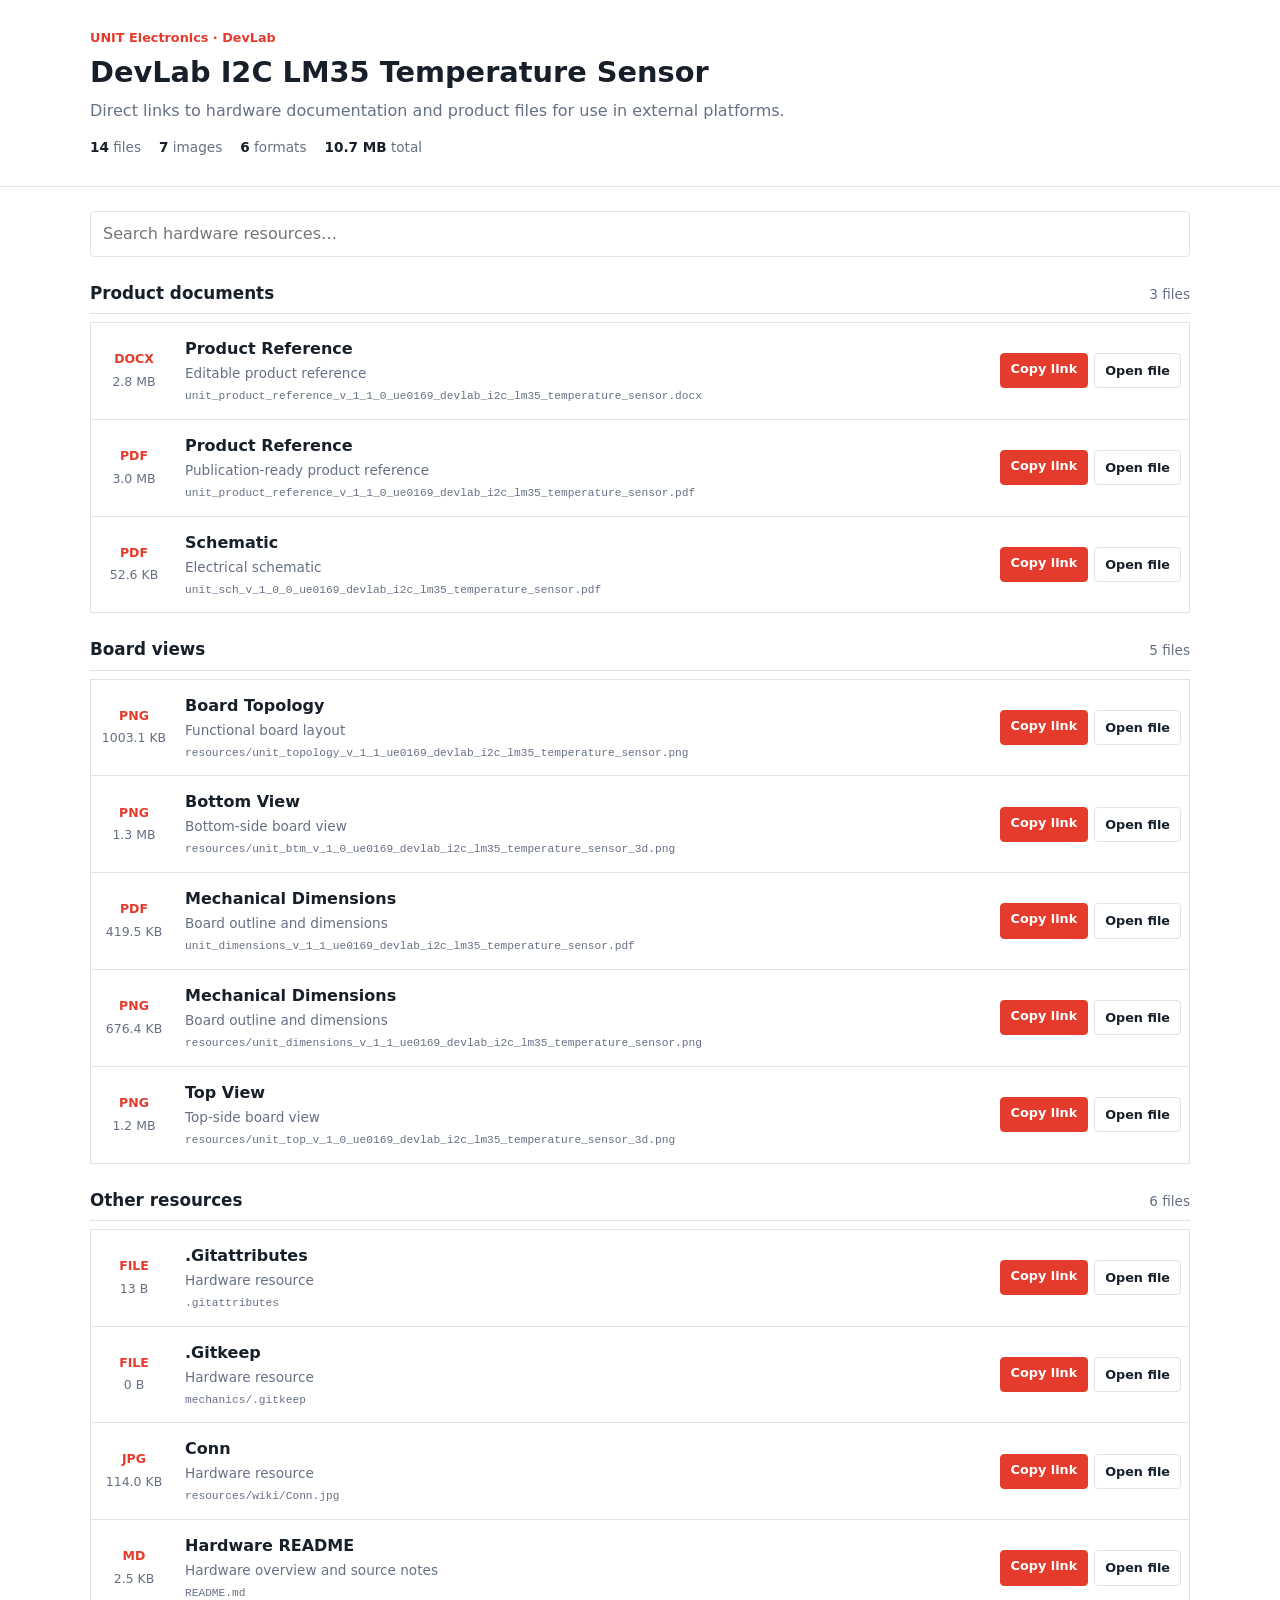
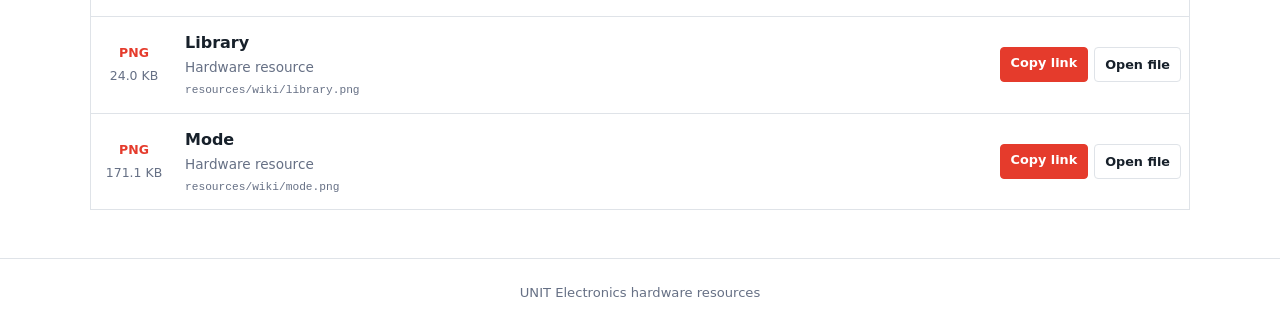
<file: docs/index.html>
<!DOCTYPE html>
<html lang="en">
<head>
  <base href="hardware/">
  <meta charset="UTF-8">
  <meta name="viewport" content="width=device-width, initial-scale=1.0">
  <meta name="description" content="DevLab I2C LM35 Temperature Sensor hardware documentation and downloads">
  <title>DevLab I2C LM35 Temperature Sensor | Hardware Resources</title>
  <style>
    :root {
      --ink: #17202a;
      --muted: #667085;
      --line: #dfe3e8;
      --brand: #e53b2c;
    }
    * { box-sizing: border-box; }
    body {
      margin: 0;
      color: var(--ink);
      font: 16px/1.5 Inter, ui-sans-serif, system-ui, -apple-system, sans-serif;
    }
    .site-header { border-bottom: 1px solid var(--line); }
    .header-content, main {
      width: min(1100px, calc(100% - 32px));
      margin: 0 auto;
    }
    .header-content { padding: 28px 0; }
    .eyebrow {
      margin: 0 0 4px;
      color: var(--brand);
      font-size: .8rem;
      font-weight: 700;
    }
    h1 { margin: 0; font-size: 1.8rem; }
    .subtitle { margin: 5px 0 0; color: var(--muted); }
    .summary {
      display: flex;
      flex-wrap: wrap;
      gap: 18px;
      margin-top: 14px;
      color: var(--muted);
      font-size: .85rem;
    }
    .summary strong { color: var(--ink); }
    main { padding: 24px 0 48px; }
    .toolbar { margin-bottom: 24px; }
    .search {
      width: 100%;
      padding: 10px 12px;
      border: 1px solid var(--line);
      border-radius: 4px;
      color: var(--ink);
      font: inherit;
    }
    .search:focus { outline: 2px solid #f6c4bf; border-color: var(--brand); }
    .resource-section { margin-top: 24px; }
    .section-heading {
      display: flex;
      align-items: baseline;
      justify-content: space-between;
      margin-bottom: 8px;
      border-bottom: 1px solid var(--line);
    }
    .section-heading h2 { margin: 0 0 7px; font-size: 1.05rem; }
    .section-heading span { color: var(--muted); font-size: .85rem; }
    .resource-list { border-top: 1px solid var(--line); }
    .resource-item {
      display: grid;
      grid-template-columns: 70px minmax(0, 1fr) auto;
      align-items: center;
      gap: 16px;
      padding: 14px 8px;
      border: 1px solid var(--line);
      border-top: 0;
    }
    .file-meta { display: grid; gap: 4px; text-align: center; }
    .file-type {
      color: var(--brand);
      font-size: .78rem;
    }
    .file-size { color: var(--muted); font-size: .78rem; }
    .resource-details { min-width: 0; }
    .resource-item h3 { margin: 0; font-size: 1rem; }
    .resource-item p {
      display: inline;
      margin: 0 8px 0 0;
      color: var(--muted);
      font-size: .85rem;
    }
    .resource-item code {
      display: block;
      overflow: hidden;
      margin-top: 3px;
      color: var(--muted);
      font-size: .7rem;
      text-overflow: ellipsis;
      white-space: nowrap;
    }
    .actions { display: flex; gap: 6px; }
    .button {
      display: inline-flex;
      justify-content: center;
      padding: 7px 10px;
      border: 1px solid var(--line);
      border-radius: 4px;
      color: var(--ink);
      background: #fff;
      cursor: pointer;
      text-decoration: none;
      font-size: .8rem;
      font-weight: 600;
      font-family: inherit;
    }
    .button:hover { border-color: #aeb4bd; }
    .button.primary { color: #fff; border-color: var(--brand); background: var(--brand); }
    .empty-state { display: none; padding: 32px 0; color: var(--muted); text-align: center; }
    footer { padding: 24px 16px; border-top: 1px solid var(--line); color: var(--muted); text-align: center; font-size: .82rem; }
    [hidden] { display: none !important; }
    .visually-hidden {
      position: absolute;
      width: 1px;
      height: 1px;
      padding: 0;
      margin: -1px;
      overflow: hidden;
      clip: rect(0, 0, 0, 0);
      white-space: nowrap;
      border: 0;
    }
    @media (max-width: 680px) {
      .resource-item { grid-template-columns: 52px minmax(0, 1fr); }
      .actions { grid-column: 1 / -1; padding-left: 68px; }
    }
  </style>
</head>
<body>
  <header class="site-header">
    <div class="header-content">
      <p class="eyebrow">UNIT Electronics · DevLab</p>
      <h1>DevLab I2C LM35 Temperature Sensor</h1>
      <p class="subtitle">Direct links to hardware documentation and product files for use in external platforms.</p>
      <div class="summary" aria-label="Resource summary">
        <span><strong>14</strong> files</span>
        <span><strong>7</strong> images</span>
        <span><strong>6</strong> formats</span>
        <span><strong>10.7 MB</strong> total</span>
      </div>
    </div>
  </header>
  <main>
    <div class="toolbar">
      <label for="resource-search" class="visually-hidden">Search hardware resources</label>
      <input id="resource-search" class="search" type="search" placeholder="Search hardware resources…" autocomplete="off">
    </div>

      <section class="resource-section">
        <div class="section-heading">
          <h2>Product documents</h2>
          <span>3 files</span>
        </div>
        <div class="resource-list">
        <article class="resource-item" data-search="product reference unit_product_reference_v_1_1_0_ue0169_devlab_i2c_lm35_temperature_sensor.docx editable product reference">
          <div class="file-meta">
            <strong class="file-type">DOCX</strong>
            <span class="file-size">2.8 MB</span>
          </div>
          <div class="resource-details">
            <h3>Product Reference</h3>
            <p>Editable product reference</p>
            <code title="unit_product_reference_v_1_1_0_ue0169_devlab_i2c_lm35_temperature_sensor.docx">unit_product_reference_v_1_1_0_ue0169_devlab_i2c_lm35_temperature_sensor.docx</code>
          </div>
          <div class="actions">
            <button class="button primary copy-link" type="button" data-url="unit_product_reference_v_1_1_0_ue0169_devlab_i2c_lm35_temperature_sensor.docx">Copy link</button>
            <a class="button" href="unit_product_reference_v_1_1_0_ue0169_devlab_i2c_lm35_temperature_sensor.docx" target="_blank" rel="noopener">Open file</a>
          </div>
        </article>

        <article class="resource-item" data-search="product reference unit_product_reference_v_1_1_0_ue0169_devlab_i2c_lm35_temperature_sensor.pdf publication-ready product reference">
          <div class="file-meta">
            <strong class="file-type">PDF</strong>
            <span class="file-size">3.0 MB</span>
          </div>
          <div class="resource-details">
            <h3>Product Reference</h3>
            <p>Publication-ready product reference</p>
            <code title="unit_product_reference_v_1_1_0_ue0169_devlab_i2c_lm35_temperature_sensor.pdf">unit_product_reference_v_1_1_0_ue0169_devlab_i2c_lm35_temperature_sensor.pdf</code>
          </div>
          <div class="actions">
            <button class="button primary copy-link" type="button" data-url="unit_product_reference_v_1_1_0_ue0169_devlab_i2c_lm35_temperature_sensor.pdf">Copy link</button>
            <a class="button" href="unit_product_reference_v_1_1_0_ue0169_devlab_i2c_lm35_temperature_sensor.pdf" target="_blank" rel="noopener">Open file</a>
          </div>
        </article>

        <article class="resource-item" data-search="schematic unit_sch_v_1_0_0_ue0169_devlab_i2c_lm35_temperature_sensor.pdf electrical schematic">
          <div class="file-meta">
            <strong class="file-type">PDF</strong>
            <span class="file-size">52.6 KB</span>
          </div>
          <div class="resource-details">
            <h3>Schematic</h3>
            <p>Electrical schematic</p>
            <code title="unit_sch_v_1_0_0_ue0169_devlab_i2c_lm35_temperature_sensor.pdf">unit_sch_v_1_0_0_ue0169_devlab_i2c_lm35_temperature_sensor.pdf</code>
          </div>
          <div class="actions">
            <button class="button primary copy-link" type="button" data-url="unit_sch_v_1_0_0_ue0169_devlab_i2c_lm35_temperature_sensor.pdf">Copy link</button>
            <a class="button" href="unit_sch_v_1_0_0_ue0169_devlab_i2c_lm35_temperature_sensor.pdf" target="_blank" rel="noopener">Open file</a>
          </div>
        </article>
        </div>
      </section>
      <section class="resource-section">
        <div class="section-heading">
          <h2>Board views</h2>
          <span>5 files</span>
        </div>
        <div class="resource-list">
        <article class="resource-item" data-search="board topology resources/unit_topology_v_1_1_ue0169_devlab_i2c_lm35_temperature_sensor.png functional board layout">
          <div class="file-meta">
            <strong class="file-type">PNG</strong>
            <span class="file-size">1003.1 KB</span>
          </div>
          <div class="resource-details">
            <h3>Board Topology</h3>
            <p>Functional board layout</p>
            <code title="resources/unit_topology_v_1_1_ue0169_devlab_i2c_lm35_temperature_sensor.png">resources/unit_topology_v_1_1_ue0169_devlab_i2c_lm35_temperature_sensor.png</code>
          </div>
          <div class="actions">
            <button class="button primary copy-link" type="button" data-url="resources/unit_topology_v_1_1_ue0169_devlab_i2c_lm35_temperature_sensor.png">Copy link</button>
            <a class="button" href="resources/unit_topology_v_1_1_ue0169_devlab_i2c_lm35_temperature_sensor.png" target="_blank" rel="noopener">Open file</a>
          </div>
        </article>

        <article class="resource-item" data-search="bottom view resources/unit_btm_v_1_0_ue0169_devlab_i2c_lm35_temperature_sensor_3d.png bottom-side board view">
          <div class="file-meta">
            <strong class="file-type">PNG</strong>
            <span class="file-size">1.3 MB</span>
          </div>
          <div class="resource-details">
            <h3>Bottom View</h3>
            <p>Bottom-side board view</p>
            <code title="resources/unit_btm_v_1_0_ue0169_devlab_i2c_lm35_temperature_sensor_3d.png">resources/unit_btm_v_1_0_ue0169_devlab_i2c_lm35_temperature_sensor_3d.png</code>
          </div>
          <div class="actions">
            <button class="button primary copy-link" type="button" data-url="resources/unit_btm_v_1_0_ue0169_devlab_i2c_lm35_temperature_sensor_3d.png">Copy link</button>
            <a class="button" href="resources/unit_btm_v_1_0_ue0169_devlab_i2c_lm35_temperature_sensor_3d.png" target="_blank" rel="noopener">Open file</a>
          </div>
        </article>

        <article class="resource-item" data-search="mechanical dimensions unit_dimensions_v_1_1_ue0169_devlab_i2c_lm35_temperature_sensor.pdf board outline and dimensions">
          <div class="file-meta">
            <strong class="file-type">PDF</strong>
            <span class="file-size">419.5 KB</span>
          </div>
          <div class="resource-details">
            <h3>Mechanical Dimensions</h3>
            <p>Board outline and dimensions</p>
            <code title="unit_dimensions_v_1_1_ue0169_devlab_i2c_lm35_temperature_sensor.pdf">unit_dimensions_v_1_1_ue0169_devlab_i2c_lm35_temperature_sensor.pdf</code>
          </div>
          <div class="actions">
            <button class="button primary copy-link" type="button" data-url="unit_dimensions_v_1_1_ue0169_devlab_i2c_lm35_temperature_sensor.pdf">Copy link</button>
            <a class="button" href="unit_dimensions_v_1_1_ue0169_devlab_i2c_lm35_temperature_sensor.pdf" target="_blank" rel="noopener">Open file</a>
          </div>
        </article>

        <article class="resource-item" data-search="mechanical dimensions resources/unit_dimensions_v_1_1_ue0169_devlab_i2c_lm35_temperature_sensor.png board outline and dimensions">
          <div class="file-meta">
            <strong class="file-type">PNG</strong>
            <span class="file-size">676.4 KB</span>
          </div>
          <div class="resource-details">
            <h3>Mechanical Dimensions</h3>
            <p>Board outline and dimensions</p>
            <code title="resources/unit_dimensions_v_1_1_ue0169_devlab_i2c_lm35_temperature_sensor.png">resources/unit_dimensions_v_1_1_ue0169_devlab_i2c_lm35_temperature_sensor.png</code>
          </div>
          <div class="actions">
            <button class="button primary copy-link" type="button" data-url="resources/unit_dimensions_v_1_1_ue0169_devlab_i2c_lm35_temperature_sensor.png">Copy link</button>
            <a class="button" href="resources/unit_dimensions_v_1_1_ue0169_devlab_i2c_lm35_temperature_sensor.png" target="_blank" rel="noopener">Open file</a>
          </div>
        </article>

        <article class="resource-item" data-search="top view resources/unit_top_v_1_0_ue0169_devlab_i2c_lm35_temperature_sensor_3d.png top-side board view">
          <div class="file-meta">
            <strong class="file-type">PNG</strong>
            <span class="file-size">1.2 MB</span>
          </div>
          <div class="resource-details">
            <h3>Top View</h3>
            <p>Top-side board view</p>
            <code title="resources/unit_top_v_1_0_ue0169_devlab_i2c_lm35_temperature_sensor_3d.png">resources/unit_top_v_1_0_ue0169_devlab_i2c_lm35_temperature_sensor_3d.png</code>
          </div>
          <div class="actions">
            <button class="button primary copy-link" type="button" data-url="resources/unit_top_v_1_0_ue0169_devlab_i2c_lm35_temperature_sensor_3d.png">Copy link</button>
            <a class="button" href="resources/unit_top_v_1_0_ue0169_devlab_i2c_lm35_temperature_sensor_3d.png" target="_blank" rel="noopener">Open file</a>
          </div>
        </article>
        </div>
      </section>
      <section class="resource-section">
        <div class="section-heading">
          <h2>Other resources</h2>
          <span>6 files</span>
        </div>
        <div class="resource-list">
        <article class="resource-item" data-search=".gitattributes .gitattributes hardware resource">
          <div class="file-meta">
            <strong class="file-type">FILE</strong>
            <span class="file-size">13 B</span>
          </div>
          <div class="resource-details">
            <h3>.Gitattributes</h3>
            <p>Hardware resource</p>
            <code title=".gitattributes">.gitattributes</code>
          </div>
          <div class="actions">
            <button class="button primary copy-link" type="button" data-url=".gitattributes">Copy link</button>
            <a class="button" href=".gitattributes" target="_blank" rel="noopener">Open file</a>
          </div>
        </article>

        <article class="resource-item" data-search=".gitkeep mechanics/.gitkeep hardware resource">
          <div class="file-meta">
            <strong class="file-type">FILE</strong>
            <span class="file-size">0 B</span>
          </div>
          <div class="resource-details">
            <h3>.Gitkeep</h3>
            <p>Hardware resource</p>
            <code title="mechanics/.gitkeep">mechanics/.gitkeep</code>
          </div>
          <div class="actions">
            <button class="button primary copy-link" type="button" data-url="mechanics/.gitkeep">Copy link</button>
            <a class="button" href="mechanics/.gitkeep" target="_blank" rel="noopener">Open file</a>
          </div>
        </article>

        <article class="resource-item" data-search="conn resources/wiki/conn.jpg hardware resource">
          <div class="file-meta">
            <strong class="file-type">JPG</strong>
            <span class="file-size">114.0 KB</span>
          </div>
          <div class="resource-details">
            <h3>Conn</h3>
            <p>Hardware resource</p>
            <code title="resources/wiki/Conn.jpg">resources/wiki/Conn.jpg</code>
          </div>
          <div class="actions">
            <button class="button primary copy-link" type="button" data-url="resources/wiki/Conn.jpg">Copy link</button>
            <a class="button" href="resources/wiki/Conn.jpg" target="_blank" rel="noopener">Open file</a>
          </div>
        </article>

        <article class="resource-item" data-search="hardware readme readme.md hardware overview and source notes">
          <div class="file-meta">
            <strong class="file-type">MD</strong>
            <span class="file-size">2.5 KB</span>
          </div>
          <div class="resource-details">
            <h3>Hardware README</h3>
            <p>Hardware overview and source notes</p>
            <code title="README.md">README.md</code>
          </div>
          <div class="actions">
            <button class="button primary copy-link" type="button" data-url="README.md">Copy link</button>
            <a class="button" href="README.md" target="_blank" rel="noopener">Open file</a>
          </div>
        </article>

        <article class="resource-item" data-search="library resources/wiki/library.png hardware resource">
          <div class="file-meta">
            <strong class="file-type">PNG</strong>
            <span class="file-size">24.0 KB</span>
          </div>
          <div class="resource-details">
            <h3>Library</h3>
            <p>Hardware resource</p>
            <code title="resources/wiki/library.png">resources/wiki/library.png</code>
          </div>
          <div class="actions">
            <button class="button primary copy-link" type="button" data-url="resources/wiki/library.png">Copy link</button>
            <a class="button" href="resources/wiki/library.png" target="_blank" rel="noopener">Open file</a>
          </div>
        </article>

        <article class="resource-item" data-search="mode resources/wiki/mode.png hardware resource">
          <div class="file-meta">
            <strong class="file-type">PNG</strong>
            <span class="file-size">171.1 KB</span>
          </div>
          <div class="resource-details">
            <h3>Mode</h3>
            <p>Hardware resource</p>
            <code title="resources/wiki/mode.png">resources/wiki/mode.png</code>
          </div>
          <div class="actions">
            <button class="button primary copy-link" type="button" data-url="resources/wiki/mode.png">Copy link</button>
            <a class="button" href="resources/wiki/mode.png" target="_blank" rel="noopener">Open file</a>
          </div>
        </article>
        </div>
      </section>
    <p id="empty-state" class="empty-state">No resources match your search.</p>
  </main>
  <footer>UNIT Electronics hardware resources</footer>
  <script>
    const search = document.getElementById('resource-search');
    const sections = [...document.querySelectorAll('.resource-section')];
    const emptyState = document.getElementById('empty-state');
    const copyText = async (text) => {
      try {
        await navigator.clipboard.writeText(text);
      } catch (error) {
        const input = document.createElement('textarea');
        input.value = text;
        input.style.position = 'fixed';
        input.style.opacity = '0';
        document.body.appendChild(input);
        input.select();
        document.execCommand('copy');
        input.remove();
      }
    };
    document.querySelectorAll('.copy-link').forEach((button) => {
      button.addEventListener('click', async () => {
        const absoluteUrl = new URL(button.dataset.url, document.baseURI).href;
        await copyText(absoluteUrl);
        const originalLabel = button.textContent;
        button.textContent = 'Copied';
        setTimeout(() => { button.textContent = originalLabel; }, 1600);
      });
    });
    search.addEventListener('input', () => {
      const query = search.value.trim().toLowerCase();
      let visibleCards = 0;
      sections.forEach((section) => {
        let sectionCards = 0;
        section.querySelectorAll('.resource-item').forEach((card) => {
          const match = card.dataset.search.includes(query);
          card.hidden = !match;
          sectionCards += Number(match);
        });
        section.hidden = sectionCards === 0;
        visibleCards += sectionCards;
      });
      emptyState.style.display = visibleCards ? 'none' : 'block';
    });
  </script>
</body>
</html>
</file>
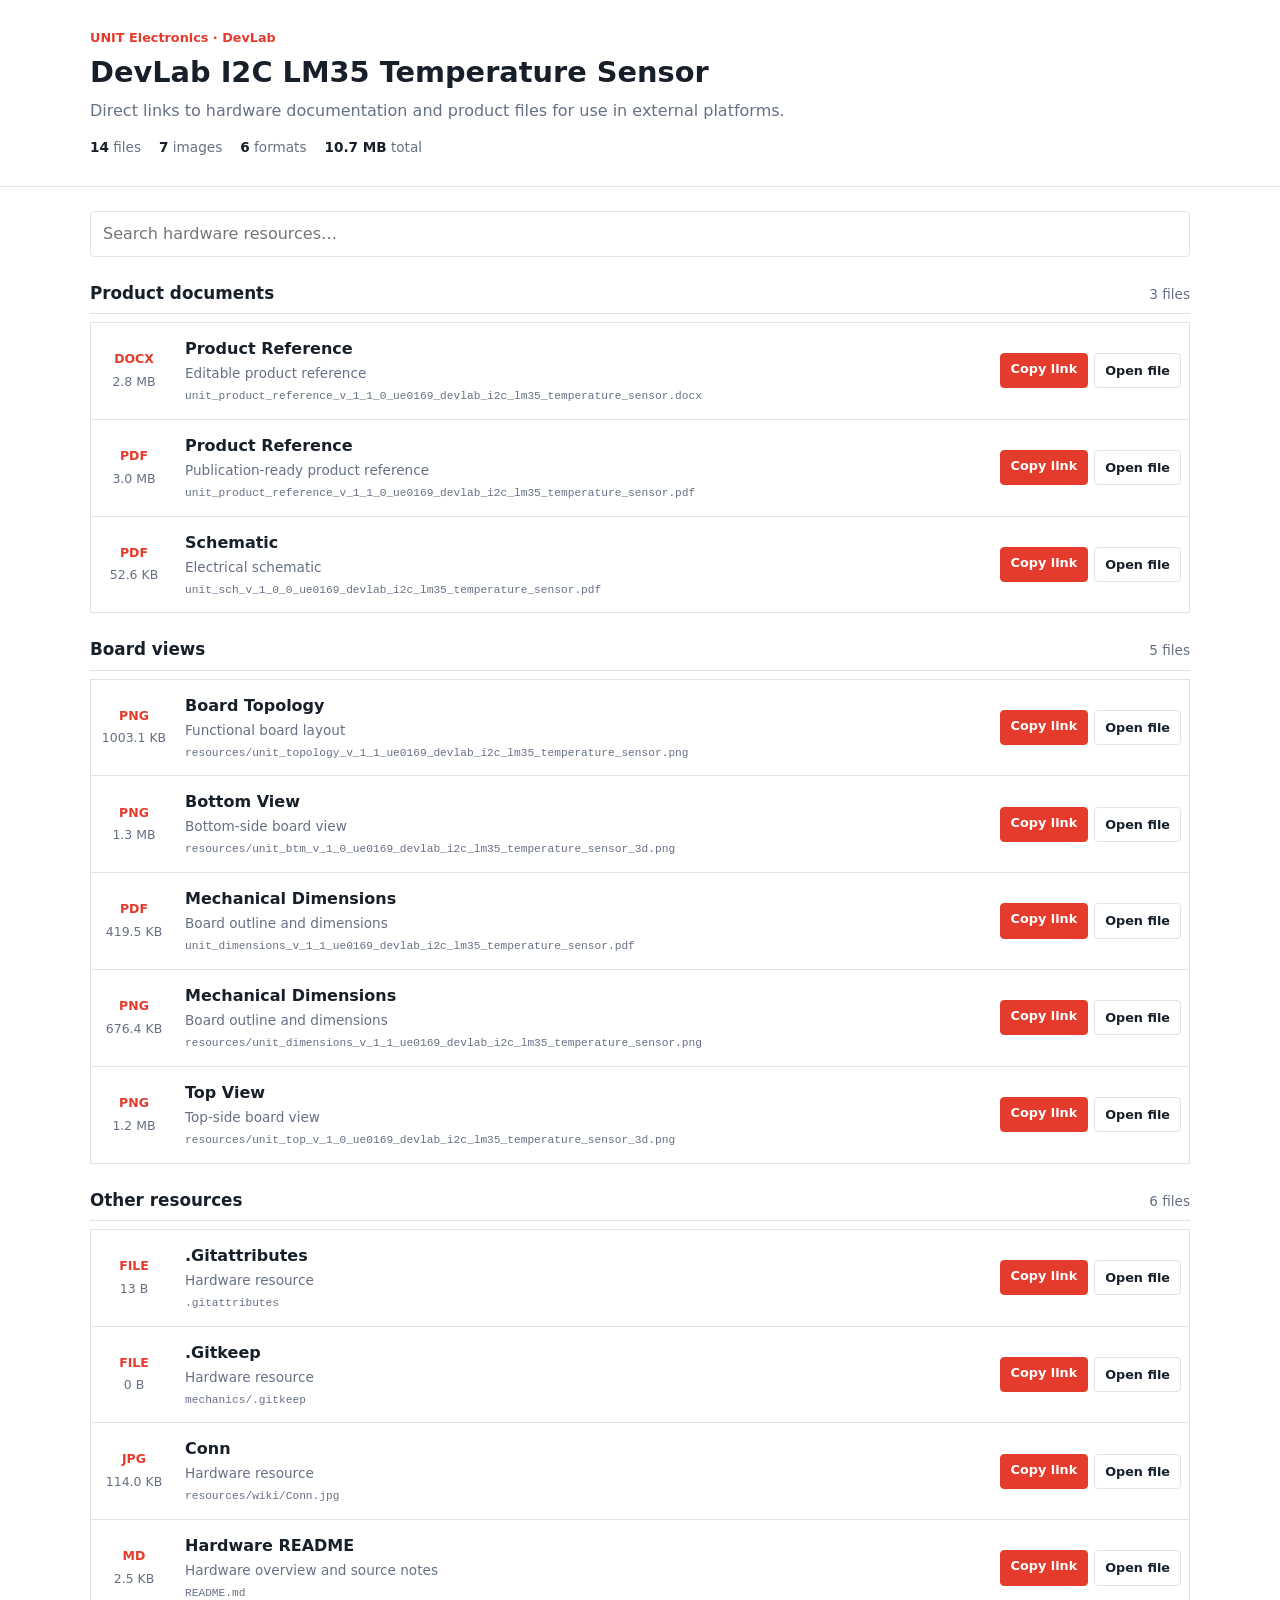
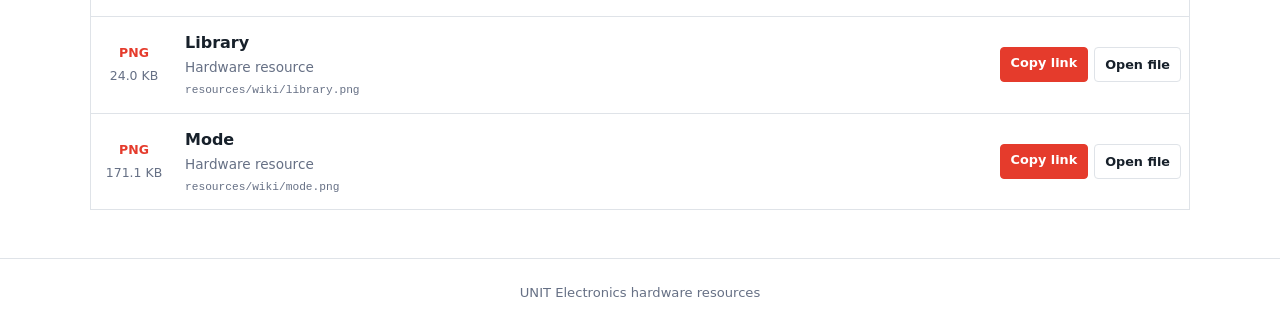
<file: docs/hardware/index.html>
<!DOCTYPE html>
<html lang="en">
<head>
  <meta charset="UTF-8">
  <meta name="viewport" content="width=device-width, initial-scale=1.0">
  <meta name="description" content="DevLab I2C LM35 Temperature Sensor hardware documentation and downloads">
  <title>DevLab I2C LM35 Temperature Sensor | Hardware Resources</title>
  <style>
    :root {
      --ink: #17202a;
      --muted: #667085;
      --line: #dfe3e8;
      --brand: #e53b2c;
    }
    * { box-sizing: border-box; }
    body {
      margin: 0;
      color: var(--ink);
      font: 16px/1.5 Inter, ui-sans-serif, system-ui, -apple-system, sans-serif;
    }
    .site-header { border-bottom: 1px solid var(--line); }
    .header-content, main {
      width: min(1100px, calc(100% - 32px));
      margin: 0 auto;
    }
    .header-content { padding: 28px 0; }
    .eyebrow {
      margin: 0 0 4px;
      color: var(--brand);
      font-size: .8rem;
      font-weight: 700;
    }
    h1 { margin: 0; font-size: 1.8rem; }
    .subtitle { margin: 5px 0 0; color: var(--muted); }
    .summary {
      display: flex;
      flex-wrap: wrap;
      gap: 18px;
      margin-top: 14px;
      color: var(--muted);
      font-size: .85rem;
    }
    .summary strong { color: var(--ink); }
    main { padding: 24px 0 48px; }
    .toolbar { margin-bottom: 24px; }
    .search {
      width: 100%;
      padding: 10px 12px;
      border: 1px solid var(--line);
      border-radius: 4px;
      color: var(--ink);
      font: inherit;
    }
    .search:focus { outline: 2px solid #f6c4bf; border-color: var(--brand); }
    .resource-section { margin-top: 24px; }
    .section-heading {
      display: flex;
      align-items: baseline;
      justify-content: space-between;
      margin-bottom: 8px;
      border-bottom: 1px solid var(--line);
    }
    .section-heading h2 { margin: 0 0 7px; font-size: 1.05rem; }
    .section-heading span { color: var(--muted); font-size: .85rem; }
    .resource-list { border-top: 1px solid var(--line); }
    .resource-item {
      display: grid;
      grid-template-columns: 70px minmax(0, 1fr) auto;
      align-items: center;
      gap: 16px;
      padding: 14px 8px;
      border: 1px solid var(--line);
      border-top: 0;
    }
    .file-meta { display: grid; gap: 4px; text-align: center; }
    .file-type {
      color: var(--brand);
      font-size: .78rem;
    }
    .file-size { color: var(--muted); font-size: .78rem; }
    .resource-details { min-width: 0; }
    .resource-item h3 { margin: 0; font-size: 1rem; }
    .resource-item p {
      display: inline;
      margin: 0 8px 0 0;
      color: var(--muted);
      font-size: .85rem;
    }
    .resource-item code {
      display: block;
      overflow: hidden;
      margin-top: 3px;
      color: var(--muted);
      font-size: .7rem;
      text-overflow: ellipsis;
      white-space: nowrap;
    }
    .actions { display: flex; gap: 6px; }
    .button {
      display: inline-flex;
      justify-content: center;
      padding: 7px 10px;
      border: 1px solid var(--line);
      border-radius: 4px;
      color: var(--ink);
      background: #fff;
      cursor: pointer;
      text-decoration: none;
      font-size: .8rem;
      font-weight: 600;
      font-family: inherit;
    }
    .button:hover { border-color: #aeb4bd; }
    .button.primary { color: #fff; border-color: var(--brand); background: var(--brand); }
    .empty-state { display: none; padding: 32px 0; color: var(--muted); text-align: center; }
    footer { padding: 24px 16px; border-top: 1px solid var(--line); color: var(--muted); text-align: center; font-size: .82rem; }
    [hidden] { display: none !important; }
    .visually-hidden {
      position: absolute;
      width: 1px;
      height: 1px;
      padding: 0;
      margin: -1px;
      overflow: hidden;
      clip: rect(0, 0, 0, 0);
      white-space: nowrap;
      border: 0;
    }
    @media (max-width: 680px) {
      .resource-item { grid-template-columns: 52px minmax(0, 1fr); }
      .actions { grid-column: 1 / -1; padding-left: 68px; }
    }
  </style>
</head>
<body>
  <header class="site-header">
    <div class="header-content">
      <p class="eyebrow">UNIT Electronics · DevLab</p>
      <h1>DevLab I2C LM35 Temperature Sensor</h1>
      <p class="subtitle">Direct links to hardware documentation and product files for use in external platforms.</p>
      <div class="summary" aria-label="Resource summary">
        <span><strong>14</strong> files</span>
        <span><strong>7</strong> images</span>
        <span><strong>6</strong> formats</span>
        <span><strong>10.7 MB</strong> total</span>
      </div>
    </div>
  </header>
  <main>
    <div class="toolbar">
      <label for="resource-search" class="visually-hidden">Search hardware resources</label>
      <input id="resource-search" class="search" type="search" placeholder="Search hardware resources…" autocomplete="off">
    </div>

      <section class="resource-section">
        <div class="section-heading">
          <h2>Product documents</h2>
          <span>3 files</span>
        </div>
        <div class="resource-list">
        <article class="resource-item" data-search="product reference unit_product_reference_v_1_1_0_ue0169_devlab_i2c_lm35_temperature_sensor.docx editable product reference">
          <div class="file-meta">
            <strong class="file-type">DOCX</strong>
            <span class="file-size">2.8 MB</span>
          </div>
          <div class="resource-details">
            <h3>Product Reference</h3>
            <p>Editable product reference</p>
            <code title="unit_product_reference_v_1_1_0_ue0169_devlab_i2c_lm35_temperature_sensor.docx">unit_product_reference_v_1_1_0_ue0169_devlab_i2c_lm35_temperature_sensor.docx</code>
          </div>
          <div class="actions">
            <button class="button primary copy-link" type="button" data-url="unit_product_reference_v_1_1_0_ue0169_devlab_i2c_lm35_temperature_sensor.docx">Copy link</button>
            <a class="button" href="unit_product_reference_v_1_1_0_ue0169_devlab_i2c_lm35_temperature_sensor.docx" target="_blank" rel="noopener">Open file</a>
          </div>
        </article>

        <article class="resource-item" data-search="product reference unit_product_reference_v_1_1_0_ue0169_devlab_i2c_lm35_temperature_sensor.pdf publication-ready product reference">
          <div class="file-meta">
            <strong class="file-type">PDF</strong>
            <span class="file-size">3.0 MB</span>
          </div>
          <div class="resource-details">
            <h3>Product Reference</h3>
            <p>Publication-ready product reference</p>
            <code title="unit_product_reference_v_1_1_0_ue0169_devlab_i2c_lm35_temperature_sensor.pdf">unit_product_reference_v_1_1_0_ue0169_devlab_i2c_lm35_temperature_sensor.pdf</code>
          </div>
          <div class="actions">
            <button class="button primary copy-link" type="button" data-url="unit_product_reference_v_1_1_0_ue0169_devlab_i2c_lm35_temperature_sensor.pdf">Copy link</button>
            <a class="button" href="unit_product_reference_v_1_1_0_ue0169_devlab_i2c_lm35_temperature_sensor.pdf" target="_blank" rel="noopener">Open file</a>
          </div>
        </article>

        <article class="resource-item" data-search="schematic unit_sch_v_1_0_0_ue0169_devlab_i2c_lm35_temperature_sensor.pdf electrical schematic">
          <div class="file-meta">
            <strong class="file-type">PDF</strong>
            <span class="file-size">52.6 KB</span>
          </div>
          <div class="resource-details">
            <h3>Schematic</h3>
            <p>Electrical schematic</p>
            <code title="unit_sch_v_1_0_0_ue0169_devlab_i2c_lm35_temperature_sensor.pdf">unit_sch_v_1_0_0_ue0169_devlab_i2c_lm35_temperature_sensor.pdf</code>
          </div>
          <div class="actions">
            <button class="button primary copy-link" type="button" data-url="unit_sch_v_1_0_0_ue0169_devlab_i2c_lm35_temperature_sensor.pdf">Copy link</button>
            <a class="button" href="unit_sch_v_1_0_0_ue0169_devlab_i2c_lm35_temperature_sensor.pdf" target="_blank" rel="noopener">Open file</a>
          </div>
        </article>
        </div>
      </section>
      <section class="resource-section">
        <div class="section-heading">
          <h2>Board views</h2>
          <span>5 files</span>
        </div>
        <div class="resource-list">
        <article class="resource-item" data-search="board topology resources/unit_topology_v_1_1_ue0169_devlab_i2c_lm35_temperature_sensor.png functional board layout">
          <div class="file-meta">
            <strong class="file-type">PNG</strong>
            <span class="file-size">1003.1 KB</span>
          </div>
          <div class="resource-details">
            <h3>Board Topology</h3>
            <p>Functional board layout</p>
            <code title="resources/unit_topology_v_1_1_ue0169_devlab_i2c_lm35_temperature_sensor.png">resources/unit_topology_v_1_1_ue0169_devlab_i2c_lm35_temperature_sensor.png</code>
          </div>
          <div class="actions">
            <button class="button primary copy-link" type="button" data-url="resources/unit_topology_v_1_1_ue0169_devlab_i2c_lm35_temperature_sensor.png">Copy link</button>
            <a class="button" href="resources/unit_topology_v_1_1_ue0169_devlab_i2c_lm35_temperature_sensor.png" target="_blank" rel="noopener">Open file</a>
          </div>
        </article>

        <article class="resource-item" data-search="bottom view resources/unit_btm_v_1_0_ue0169_devlab_i2c_lm35_temperature_sensor_3d.png bottom-side board view">
          <div class="file-meta">
            <strong class="file-type">PNG</strong>
            <span class="file-size">1.3 MB</span>
          </div>
          <div class="resource-details">
            <h3>Bottom View</h3>
            <p>Bottom-side board view</p>
            <code title="resources/unit_btm_v_1_0_ue0169_devlab_i2c_lm35_temperature_sensor_3d.png">resources/unit_btm_v_1_0_ue0169_devlab_i2c_lm35_temperature_sensor_3d.png</code>
          </div>
          <div class="actions">
            <button class="button primary copy-link" type="button" data-url="resources/unit_btm_v_1_0_ue0169_devlab_i2c_lm35_temperature_sensor_3d.png">Copy link</button>
            <a class="button" href="resources/unit_btm_v_1_0_ue0169_devlab_i2c_lm35_temperature_sensor_3d.png" target="_blank" rel="noopener">Open file</a>
          </div>
        </article>

        <article class="resource-item" data-search="mechanical dimensions unit_dimensions_v_1_1_ue0169_devlab_i2c_lm35_temperature_sensor.pdf board outline and dimensions">
          <div class="file-meta">
            <strong class="file-type">PDF</strong>
            <span class="file-size">419.5 KB</span>
          </div>
          <div class="resource-details">
            <h3>Mechanical Dimensions</h3>
            <p>Board outline and dimensions</p>
            <code title="unit_dimensions_v_1_1_ue0169_devlab_i2c_lm35_temperature_sensor.pdf">unit_dimensions_v_1_1_ue0169_devlab_i2c_lm35_temperature_sensor.pdf</code>
          </div>
          <div class="actions">
            <button class="button primary copy-link" type="button" data-url="unit_dimensions_v_1_1_ue0169_devlab_i2c_lm35_temperature_sensor.pdf">Copy link</button>
            <a class="button" href="unit_dimensions_v_1_1_ue0169_devlab_i2c_lm35_temperature_sensor.pdf" target="_blank" rel="noopener">Open file</a>
          </div>
        </article>

        <article class="resource-item" data-search="mechanical dimensions resources/unit_dimensions_v_1_1_ue0169_devlab_i2c_lm35_temperature_sensor.png board outline and dimensions">
          <div class="file-meta">
            <strong class="file-type">PNG</strong>
            <span class="file-size">676.4 KB</span>
          </div>
          <div class="resource-details">
            <h3>Mechanical Dimensions</h3>
            <p>Board outline and dimensions</p>
            <code title="resources/unit_dimensions_v_1_1_ue0169_devlab_i2c_lm35_temperature_sensor.png">resources/unit_dimensions_v_1_1_ue0169_devlab_i2c_lm35_temperature_sensor.png</code>
          </div>
          <div class="actions">
            <button class="button primary copy-link" type="button" data-url="resources/unit_dimensions_v_1_1_ue0169_devlab_i2c_lm35_temperature_sensor.png">Copy link</button>
            <a class="button" href="resources/unit_dimensions_v_1_1_ue0169_devlab_i2c_lm35_temperature_sensor.png" target="_blank" rel="noopener">Open file</a>
          </div>
        </article>

        <article class="resource-item" data-search="top view resources/unit_top_v_1_0_ue0169_devlab_i2c_lm35_temperature_sensor_3d.png top-side board view">
          <div class="file-meta">
            <strong class="file-type">PNG</strong>
            <span class="file-size">1.2 MB</span>
          </div>
          <div class="resource-details">
            <h3>Top View</h3>
            <p>Top-side board view</p>
            <code title="resources/unit_top_v_1_0_ue0169_devlab_i2c_lm35_temperature_sensor_3d.png">resources/unit_top_v_1_0_ue0169_devlab_i2c_lm35_temperature_sensor_3d.png</code>
          </div>
          <div class="actions">
            <button class="button primary copy-link" type="button" data-url="resources/unit_top_v_1_0_ue0169_devlab_i2c_lm35_temperature_sensor_3d.png">Copy link</button>
            <a class="button" href="resources/unit_top_v_1_0_ue0169_devlab_i2c_lm35_temperature_sensor_3d.png" target="_blank" rel="noopener">Open file</a>
          </div>
        </article>
        </div>
      </section>
      <section class="resource-section">
        <div class="section-heading">
          <h2>Other resources</h2>
          <span>6 files</span>
        </div>
        <div class="resource-list">
        <article class="resource-item" data-search=".gitattributes .gitattributes hardware resource">
          <div class="file-meta">
            <strong class="file-type">FILE</strong>
            <span class="file-size">13 B</span>
          </div>
          <div class="resource-details">
            <h3>.Gitattributes</h3>
            <p>Hardware resource</p>
            <code title=".gitattributes">.gitattributes</code>
          </div>
          <div class="actions">
            <button class="button primary copy-link" type="button" data-url=".gitattributes">Copy link</button>
            <a class="button" href=".gitattributes" target="_blank" rel="noopener">Open file</a>
          </div>
        </article>

        <article class="resource-item" data-search=".gitkeep mechanics/.gitkeep hardware resource">
          <div class="file-meta">
            <strong class="file-type">FILE</strong>
            <span class="file-size">0 B</span>
          </div>
          <div class="resource-details">
            <h3>.Gitkeep</h3>
            <p>Hardware resource</p>
            <code title="mechanics/.gitkeep">mechanics/.gitkeep</code>
          </div>
          <div class="actions">
            <button class="button primary copy-link" type="button" data-url="mechanics/.gitkeep">Copy link</button>
            <a class="button" href="mechanics/.gitkeep" target="_blank" rel="noopener">Open file</a>
          </div>
        </article>

        <article class="resource-item" data-search="conn resources/wiki/conn.jpg hardware resource">
          <div class="file-meta">
            <strong class="file-type">JPG</strong>
            <span class="file-size">114.0 KB</span>
          </div>
          <div class="resource-details">
            <h3>Conn</h3>
            <p>Hardware resource</p>
            <code title="resources/wiki/Conn.jpg">resources/wiki/Conn.jpg</code>
          </div>
          <div class="actions">
            <button class="button primary copy-link" type="button" data-url="resources/wiki/Conn.jpg">Copy link</button>
            <a class="button" href="resources/wiki/Conn.jpg" target="_blank" rel="noopener">Open file</a>
          </div>
        </article>

        <article class="resource-item" data-search="hardware readme readme.md hardware overview and source notes">
          <div class="file-meta">
            <strong class="file-type">MD</strong>
            <span class="file-size">2.5 KB</span>
          </div>
          <div class="resource-details">
            <h3>Hardware README</h3>
            <p>Hardware overview and source notes</p>
            <code title="README.md">README.md</code>
          </div>
          <div class="actions">
            <button class="button primary copy-link" type="button" data-url="README.md">Copy link</button>
            <a class="button" href="README.md" target="_blank" rel="noopener">Open file</a>
          </div>
        </article>

        <article class="resource-item" data-search="library resources/wiki/library.png hardware resource">
          <div class="file-meta">
            <strong class="file-type">PNG</strong>
            <span class="file-size">24.0 KB</span>
          </div>
          <div class="resource-details">
            <h3>Library</h3>
            <p>Hardware resource</p>
            <code title="resources/wiki/library.png">resources/wiki/library.png</code>
          </div>
          <div class="actions">
            <button class="button primary copy-link" type="button" data-url="resources/wiki/library.png">Copy link</button>
            <a class="button" href="resources/wiki/library.png" target="_blank" rel="noopener">Open file</a>
          </div>
        </article>

        <article class="resource-item" data-search="mode resources/wiki/mode.png hardware resource">
          <div class="file-meta">
            <strong class="file-type">PNG</strong>
            <span class="file-size">171.1 KB</span>
          </div>
          <div class="resource-details">
            <h3>Mode</h3>
            <p>Hardware resource</p>
            <code title="resources/wiki/mode.png">resources/wiki/mode.png</code>
          </div>
          <div class="actions">
            <button class="button primary copy-link" type="button" data-url="resources/wiki/mode.png">Copy link</button>
            <a class="button" href="resources/wiki/mode.png" target="_blank" rel="noopener">Open file</a>
          </div>
        </article>
        </div>
      </section>
    <p id="empty-state" class="empty-state">No resources match your search.</p>
  </main>
  <footer>UNIT Electronics hardware resources</footer>
  <script>
    const search = document.getElementById('resource-search');
    const sections = [...document.querySelectorAll('.resource-section')];
    const emptyState = document.getElementById('empty-state');
    const copyText = async (text) => {
      try {
        await navigator.clipboard.writeText(text);
      } catch (error) {
        const input = document.createElement('textarea');
        input.value = text;
        input.style.position = 'fixed';
        input.style.opacity = '0';
        document.body.appendChild(input);
        input.select();
        document.execCommand('copy');
        input.remove();
      }
    };
    document.querySelectorAll('.copy-link').forEach((button) => {
      button.addEventListener('click', async () => {
        const absoluteUrl = new URL(button.dataset.url, document.baseURI).href;
        await copyText(absoluteUrl);
        const originalLabel = button.textContent;
        button.textContent = 'Copied';
        setTimeout(() => { button.textContent = originalLabel; }, 1600);
      });
    });
    search.addEventListener('input', () => {
      const query = search.value.trim().toLowerCase();
      let visibleCards = 0;
      sections.forEach((section) => {
        let sectionCards = 0;
        section.querySelectorAll('.resource-item').forEach((card) => {
          const match = card.dataset.search.includes(query);
          card.hidden = !match;
          sectionCards += Number(match);
        });
        section.hidden = sectionCards === 0;
        visibleCards += sectionCards;
      });
      emptyState.style.display = visibleCards ? 'none' : 'block';
    });
  </script>
</body>
</html>
</file>
